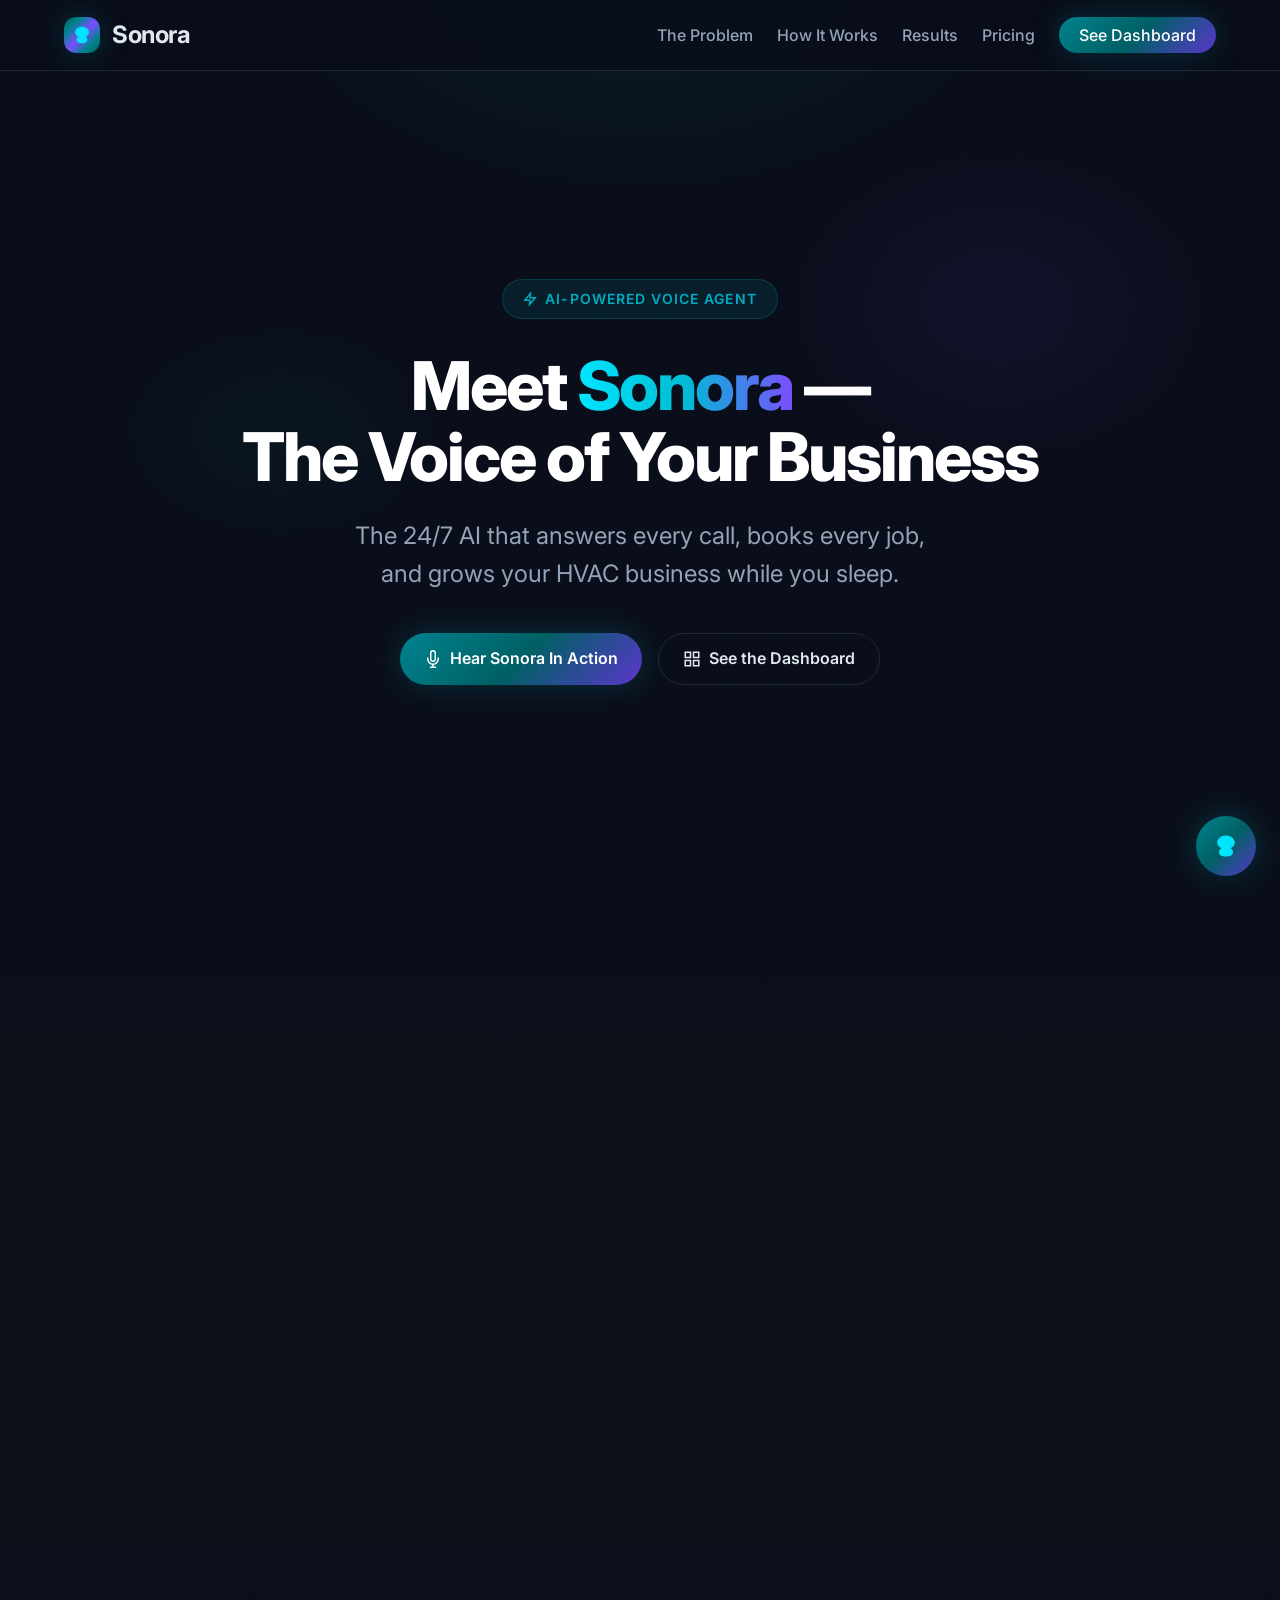
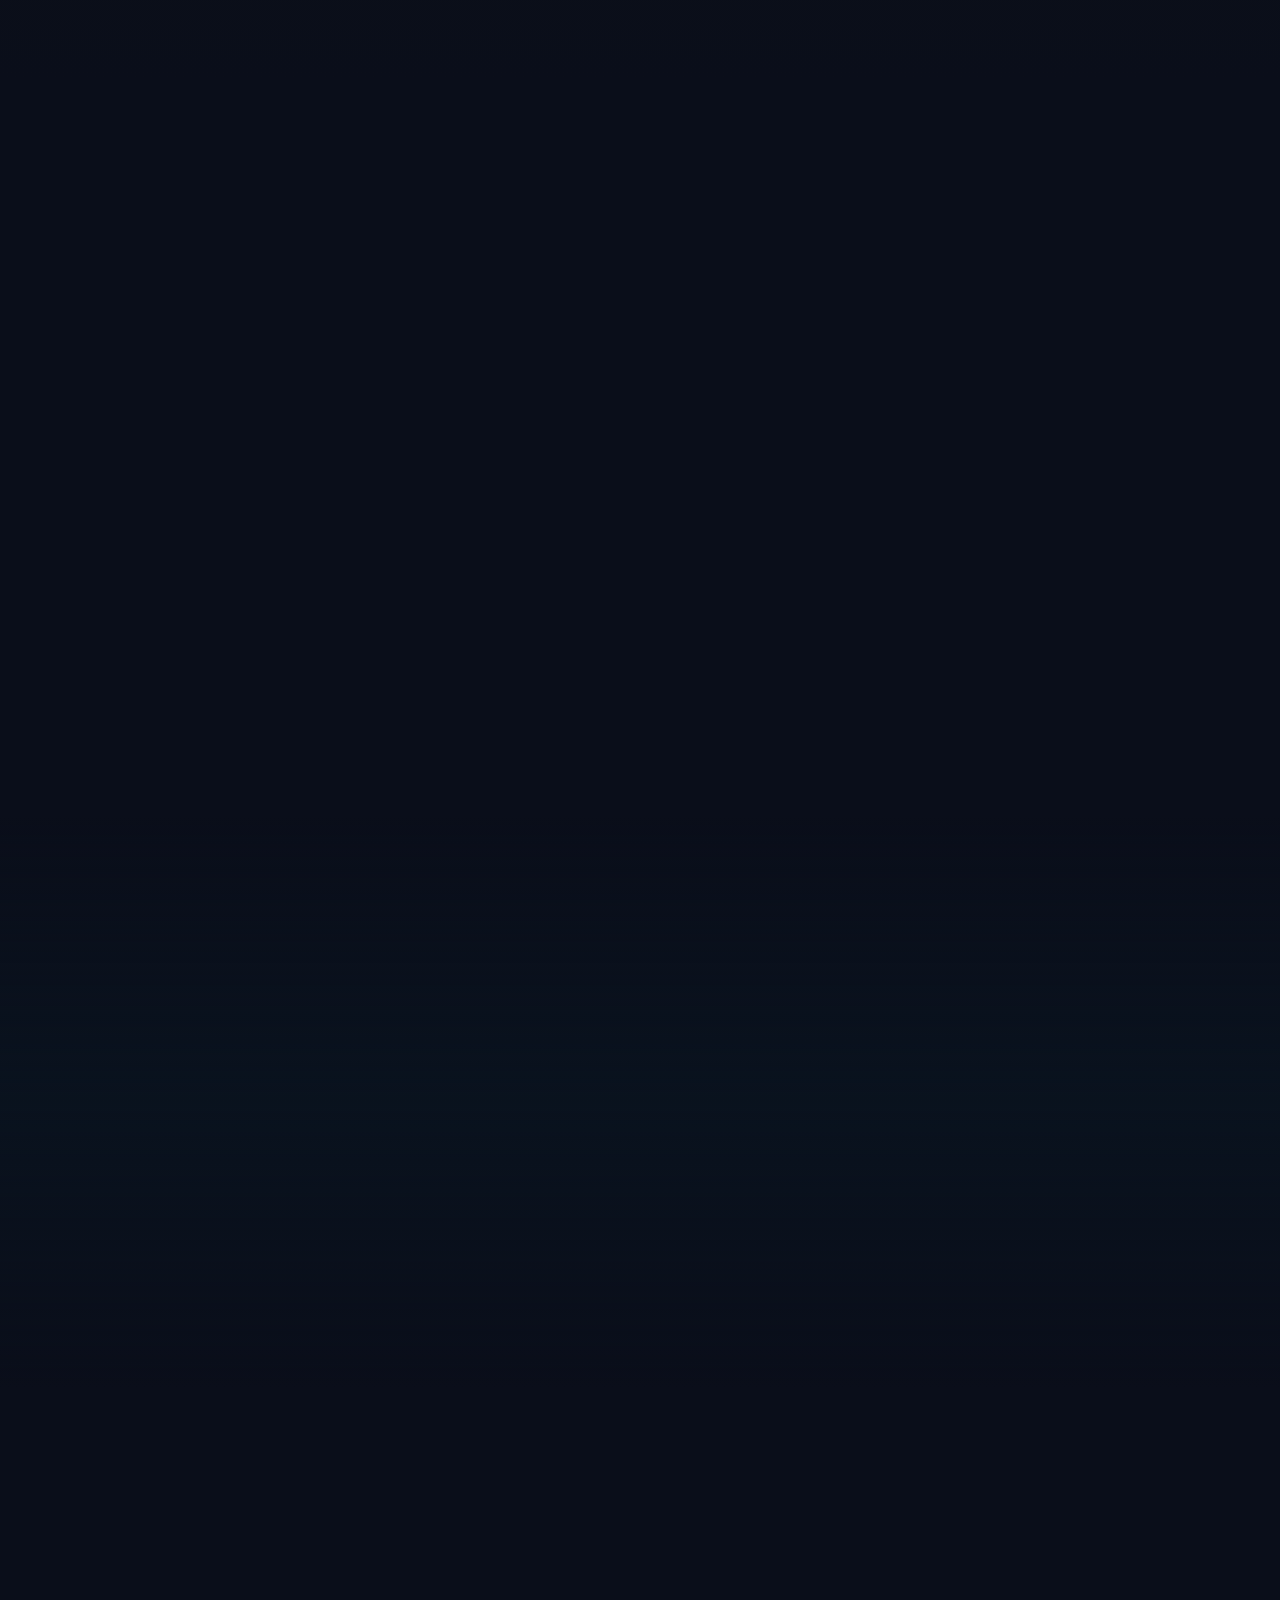
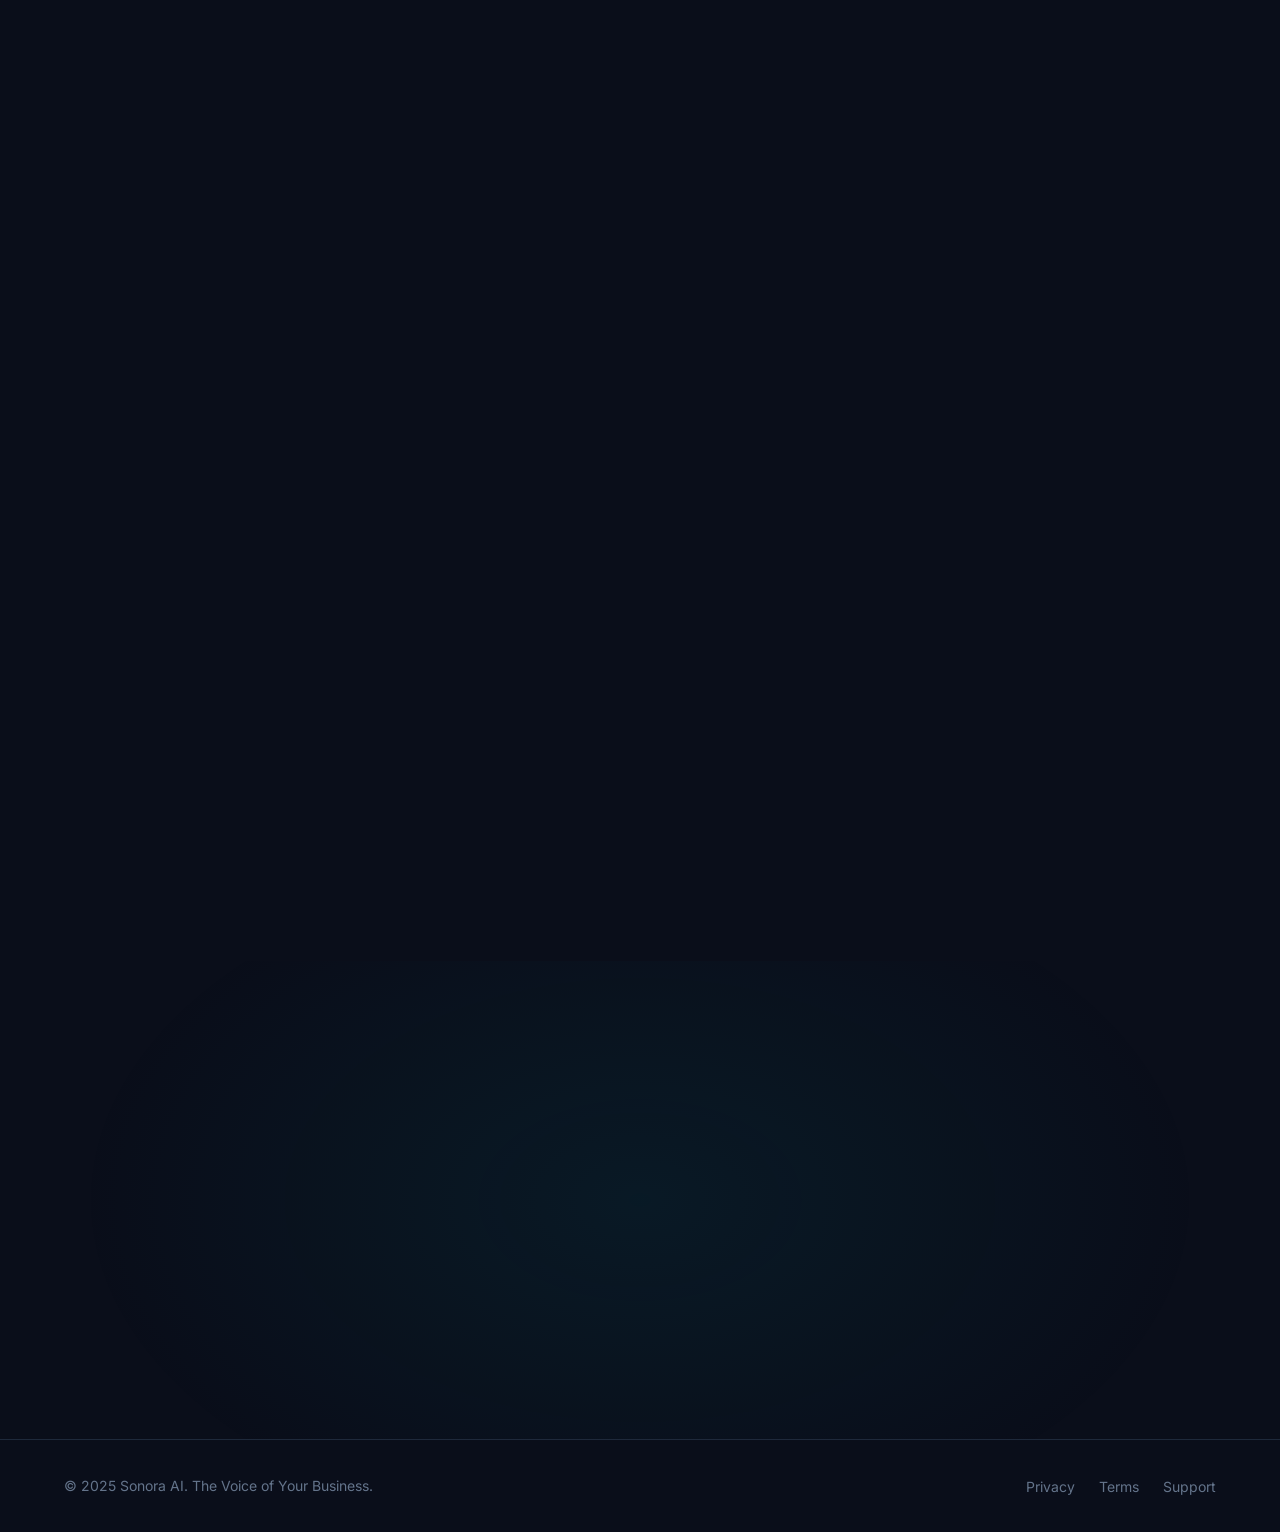
<file: frontend/index.html>
<!DOCTYPE html>
<html lang="en">
<head>
  <meta charset="UTF-8">
  <meta name="viewport" content="width=device-width, initial-scale=1.0">
  <title>Sonora — The AI Voice of Your HVAC Business</title>
  <meta name="description" content="Sonora is the 24/7 AI that answers every call, books every job, and grows your HVAC business while you sleep.">
  <link rel="preconnect" href="https://fonts.googleapis.com">
  <link rel="preconnect" href="https://fonts.gstatic.com" crossorigin>
  <link href="https://fonts.googleapis.com/css2?family=Inter:wght@300;400;500;600;700;800;900&display=swap" rel="stylesheet">
  <link rel="stylesheet" href="./base.css">
  <link rel="stylesheet" href="./style.css">
  <link rel="icon" href="data:image/svg+xml,<svg xmlns='http://www.w3.org/2000/svg' viewBox='0 0 32 32'><rect width='32' height='32' rx='8' fill='%2300838F'/><text x='16' y='22' text-anchor='middle' fill='white' font-family='Inter,sans-serif' font-weight='800' font-size='18'>S</text></svg>">
  <script src="config.js"></script>
</head>
<body>
  <!-- Grid background -->
  <div class="grid-bg" aria-hidden="true"></div>

  <!-- Navigation -->
  <nav class="nav" role="navigation" aria-label="Main navigation">
    <div class="container nav__inner">
      <a href="./index.html" class="nav__logo" aria-label="Sonora home">
        <div class="nav__logo-icon" aria-hidden="true">
          <svg width="22" height="22" viewBox="0 0 32 32" fill="none">
            <path d="M16 4C10 4 6 8 6 12c0 3 2 5.5 5 6.5C9 19.5 8 21 8 23c0 3 3 5 8 5s8-2 8-5c0-2-1-3.5-3-4.5 3-1 5-3.5 5-6.5 0-4-4-8-10-8z" fill="url(#sg)"/>
            <defs><linearGradient id="sg" x1="6" y1="4" x2="26" y2="28"><stop stop-color="#00E5FF"/><stop offset=".5" stop-color="#00838F"/><stop offset="1" stop-color="#7C4DFF"/></linearGradient></defs>
          </svg>
        </div>
        <span class="nav__logo-text">Sonora</span>
      </a>
      <button class="nav__hamburger" aria-label="Toggle menu" onclick="document.querySelector('.nav__links').classList.toggle('active')">
        <span></span><span></span><span></span>
      </button>
      <ul class="nav__links" role="list">
        <li><a href="#problem">The Problem</a></li>
        <li><a href="#how-it-works">How It Works</a></li>
        <li><a href="#results">Results</a></li>
        <li><a href="#pricing">Pricing</a></li>
        <li><a href="./dashboard.html" class="nav__cta">See Dashboard</a></li>
      </ul>
    </div>
  </nav>

  <main>
    <!-- ==================== HERO ==================== -->
    <section class="hero" id="hero">
      <div class="hero__content">
        <div class="hero__badge">
          <svg width="14" height="14" viewBox="0 0 24 24" fill="none" stroke="currentColor" stroke-width="2.5"><path d="M13 2L3 14h9l-1 8 10-12h-9l1-8z"/></svg>
          AI-Powered Voice Agent
        </div>
        <h1 class="hero__title">
          Meet <span class="iridescent">Sonora</span> —<br>
          The Voice of Your Business
        </h1>
        <p class="hero__subtitle">
          The 24/7 AI that answers every call, books every job, and grows your HVAC business while you sleep.
        </p>
        <div class="hero__actions">
          <button class="btn btn--primary" onclick="openChat()">
            <svg width="18" height="18" viewBox="0 0 24 24" fill="none" stroke="currentColor" stroke-width="2"><path d="M12 1a3 3 0 0 0-3 3v8a3 3 0 0 0 6 0V4a3 3 0 0 0-3-3z"/><path d="M19 10v2a7 7 0 0 1-14 0v-2"/><line x1="12" y1="19" x2="12" y2="23"/><line x1="8" y1="23" x2="16" y2="23"/></svg>
            Hear Sonora In Action
          </button>
          <a href="./dashboard.html" class="btn btn--secondary">
            <svg width="18" height="18" viewBox="0 0 24 24" fill="none" stroke="currentColor" stroke-width="2"><rect x="3" y="3" width="7" height="7"/><rect x="14" y="3" width="7" height="7"/><rect x="14" y="14" width="7" height="7"/><rect x="3" y="14" width="7" height="7"/></svg>
            See the Dashboard
          </a>
        </div>
      </div>
      <!-- Floating particle dots -->
      <div class="hero__particles" aria-hidden="true" id="heroParticles"></div>
    </section>

    <!-- ==================== PROBLEM ==================== -->
    <section class="section problem" id="problem">
      <div class="container">
        <div class="section__header fade-in">
          <p class="section__label">The Problem</p>
          <h2 class="section__title">Your Phone Is Costing You Money</h2>
        </div>
        <p class="problem__quote fade-in">
          "Every <em>missed call</em> is a missed job.<br>
          Every <em>slow follow-up</em> is a lost customer."
        </p>
        <div class="stats-grid">
          <div class="stat-card fade-in">
            <div class="stat-card__value stat-card__value--bad" data-count="35">35%</div>
            <div class="stat-card__label">of calls missed by average HVAC company</div>
          </div>
          <div class="stat-card fade-in">
            <div class="stat-card__value stat-card__value--bad">$4,500–$12,000</div>
            <div class="stat-card__label">lost revenue per missed install opportunity</div>
          </div>
          <div class="stat-card fade-in">
            <div class="stat-card__value stat-card__value--bad" data-count="20">20%</div>
            <div class="stat-card__label">conversion rate from manual follow-up</div>
          </div>
          <div class="stat-card fade-in">
            <div class="stat-card__value stat-card__value--good">3×</div>
            <div class="stat-card__label">higher conversion with Sonora's AI follow-up</div>
          </div>
        </div>
      </div>
    </section>

    <!-- ==================== HOW IT WORKS ==================== -->
    <section class="section" id="how-it-works">
      <div class="container">
        <div class="section__header fade-in">
          <p class="section__label">The Growth Engine</p>
          <h2 class="section__title">How Sonora Grows Your Business</h2>
          <p class="section__desc">Four AI-powered pillars working 24/7 so you don't have to.</p>
        </div>
        <div class="pillars-grid">
          <div class="pillar fade-in">
            <div class="pillar__icon">
              <svg width="28" height="28" viewBox="0 0 24 24" fill="none" stroke="#00BCD4" stroke-width="2"><path d="M12 1a3 3 0 0 0-3 3v8a3 3 0 0 0 6 0V4a3 3 0 0 0-3-3z"/><path d="M19 10v2a7 7 0 0 1-14 0v-2"/><line x1="12" y1="19" x2="12" y2="23"/><line x1="8" y1="23" x2="16" y2="23"/></svg>
            </div>
            <h3 class="pillar__title">Never Miss a Call</h3>
            <p class="pillar__desc">Sonora answers every call 24/7, qualifies leads in real-time, and books appointments before your competitors even wake up.</p>
          </div>
          <div class="pillar fade-in">
            <div class="pillar__icon">
              <svg width="28" height="28" viewBox="0 0 24 24" fill="none" stroke="#00BCD4" stroke-width="2"><path d="M13 2L3 14h9l-1 8 10-12h-9l1-8z"/></svg>
            </div>
            <h3 class="pillar__title">Instant Follow-Up</h3>
            <p class="pillar__desc">Missed a call? Sonora fires off a personalized SMS within 2 minutes. No lead goes cold. No customer feels ignored.</p>
          </div>
          <div class="pillar fade-in">
            <div class="pillar__icon">
              <svg width="28" height="28" viewBox="0 0 24 24" fill="none" stroke="#00BCD4" stroke-width="2"><rect x="3" y="4" width="18" height="18" rx="2"/><line x1="16" y1="2" x2="16" y2="6"/><line x1="8" y1="2" x2="8" y2="6"/><line x1="3" y1="10" x2="21" y2="10"/><path d="M8 14h.01M12 14h.01M16 14h.01M8 18h.01M12 18h.01"/></svg>
            </div>
            <h3 class="pillar__title">Smart Booking</h3>
            <p class="pillar__desc">Sonora books directly into your calendar, checks tech availability, and dispatches the right crew for the job. Zero double-books.</p>
          </div>
          <div class="pillar fade-in">
            <div class="pillar__icon">
              <svg width="28" height="28" viewBox="0 0 24 24" fill="none" stroke="#00BCD4" stroke-width="2"><polygon points="12 2 15.09 8.26 22 9.27 17 14.14 18.18 21.02 12 17.77 5.82 21.02 7 14.14 2 9.27 8.91 8.26 12 2"/></svg>
            </div>
            <h3 class="pillar__title">Review Engine</h3>
            <p class="pillar__desc">After every completed job, Sonora automatically requests Google reviews. Your 4.8★ rating becomes your best marketing tool.</p>
          </div>
        </div>
      </div>
    </section>

    <!-- ==================== RESULTS ==================== -->
    <section class="section" id="results" style="background: linear-gradient(180deg, var(--color-bg) 0%, rgba(0,131,143,0.04) 50%, var(--color-bg) 100%);">
      <div class="container">
        <div class="section__header fade-in">
          <p class="section__label">Proven Results</p>
          <h2 class="section__title">What HVAC Owners See in 90 Days</h2>
        </div>
        <div class="results-grid">
          <div class="result-card fade-in">
            <div class="result-card__value">90%</div>
            <div class="result-card__label">of missed calls recovered</div>
          </div>
          <div class="result-card fade-in">
            <div class="result-card__value">3×</div>
            <div class="result-card__label">more booked jobs from existing leads</div>
          </div>
          <div class="result-card fade-in">
            <div class="result-card__value">40%</div>
            <div class="result-card__label">less time on phones for your CSRs</div>
          </div>
          <div class="result-card fade-in">
            <div class="result-card__value">4.8★</div>
            <div class="result-card__label">average Google rating</div>
          </div>
        </div>
      </div>
    </section>

    <!-- ==================== PRICING ==================== -->
    <section class="section" id="pricing">
      <div class="container">
        <div class="section__header fade-in">
          <p class="section__label">Pricing</p>
          <h2 class="section__title">Choose Your Growth Plan</h2>
          <p class="section__desc">Every plan includes Sonora's AI voice agent, setup, and ongoing optimization.</p>
        </div>
        <div class="pricing-grid">
          <!-- Core -->
          <div class="price-card fade-in">
            <p class="price-card__name">Core Engine</p>
            <p class="price-card__price">$1,500<span>/mo</span></p>
            <p class="price-card__desc">AI receptionist + booking + follow-up. Everything you need to stop missing calls.</p>
            <ul class="price-card__features" role="list">
              <li>24/7 AI call answering</li>
              <li>Lead qualification & intake</li>
              <li>Smart calendar booking</li>
              <li>Missed call SMS (2-min response)</li>
              <li>24-hour lead nurture sequences</li>
              <li>Basic reporting dashboard</li>
            </ul>
            <a href="#cta" class="btn btn--secondary price-card__cta">Get Started</a>
          </div>
          <!-- Growth (Featured) -->
          <div class="price-card price-card--featured fade-in">
            <span class="price-card__badge">Most Popular</span>
            <p class="price-card__name">Growth Engine</p>
            <p class="price-card__price">$2,500<span>/mo</span></p>
            <p class="price-card__desc">Everything in Core + smart dispatch + automated review collection.</p>
            <ul class="price-card__features" role="list">
              <li>Everything in Core Engine</li>
              <li>Intelligent tech dispatch</li>
              <li>Automated Google review requests</li>
              <li>Urgency scoring & priority routing</li>
              <li>Multi-channel follow-up (SMS + email)</li>
              <li>Weekly performance reports</li>
              <li>Dedicated success manager</li>
            </ul>
            <a href="#cta" class="btn btn--primary price-card__cta">Get Started</a>
          </div>
          <!-- Full Modernization -->
          <div class="price-card fade-in">
            <p class="price-card__name">Full Modernization</p>
            <p class="price-card__price">$3,500<span>/mo</span></p>
            <p class="price-card__desc">The complete AI transformation. Reactivation campaigns, owner dashboard, custom integrations.</p>
            <ul class="price-card__features" role="list">
              <li>Everything in Growth Engine</li>
              <li>Customer reactivation campaigns</li>
              <li>Owner command center dashboard</li>
              <li>Custom CRM integrations</li>
              <li>ServiceTitan / Housecall Pro sync</li>
              <li>Advanced analytics & forecasting</li>
              <li>Priority support & custom AI training</li>
            </ul>
            <a href="#cta" class="btn btn--secondary price-card__cta">Get Started</a>
          </div>
        </div>
        <p class="pricing__setup fade-in">One-time setup fee: $5,000 – $7,500 depending on integrations required.</p>
      </div>
    </section>

    <!-- ==================== FINAL CTA ==================== -->
    <section class="cta-section" id="cta">
      <div class="container">
        <h2 class="cta-section__title fade-in">Ready to Stop Losing Jobs<br>to Voicemail?</h2>
        <p class="cta-section__desc fade-in">Join the HVAC companies that have already transformed their business with Sonora's AI growth engine.</p>
        <a href="#" class="btn btn--primary fade-in" style="position:relative;" onclick="event.preventDefault();">
          <svg width="18" height="18" viewBox="0 0 24 24" fill="none" stroke="currentColor" stroke-width="2"><rect x="3" y="4" width="18" height="18" rx="2"/><line x1="16" y1="2" x2="16" y2="6"/><line x1="8" y1="2" x2="8" y2="6"/><line x1="3" y1="10" x2="21" y2="10"/></svg>
          Book a Demo
        </a>
      </div>
    </section>
  </main>

  <!-- Footer -->
  <footer class="footer">
    <div class="container footer__inner">
      <p class="footer__copy">© 2025 Sonora AI. The Voice of Your Business.</p>
      <ul class="footer__links" role="list">
        <li><a href="#" target="_blank" rel="noopener noreferrer">Privacy</a></li>
        <li><a href="#" target="_blank" rel="noopener noreferrer">Terms</a></li>
        <li><a href="#" target="_blank" rel="noopener noreferrer">Support</a></li>
      </ul>
    </div>
  </footer>

  <script src="./app.js" defer></script>
  <script src="./sonora-widget.js" defer></script>
</body>
</html>
</file>
<file: frontend/base.css>
/* base.css — Sonora HVAC */
*,
*::before,
*::after {
  box-sizing: border-box;
  margin: 0;
  padding: 0;
}

html {
  -moz-text-size-adjust: none;
  -webkit-text-size-adjust: none;
  text-size-adjust: none;
  -webkit-font-smoothing: antialiased;
  -moz-osx-font-smoothing: grayscale;
  text-rendering: optimizeLegibility;
  scroll-behavior: smooth;
  hanging-punctuation: first last;
  scroll-padding-top: var(--space-16);
}

body {
  min-height: 100dvh;
  line-height: 1.6;
  font-family: var(--font-body, sans-serif);
  font-size: var(--text-base);
  color: var(--color-text);
  background-color: var(--color-bg);
}

img,
picture,
video,
canvas,
svg {
  display: block;
  max-width: 100%;
  height: auto;
}
ul[role='list'],
ol[role='list'] {
  list-style: none;
}
input,
button,
textarea,
select {
  font: inherit;
  color: inherit;
}

h1,
h2,
h3,
h4,
h5,
h6 {
  text-wrap: balance;
  line-height: 1.15;
}
p,
li,
figcaption {
  text-wrap: pretty;
  max-width: 72ch;
}

::selection {
  background: rgba(0, 131, 143, 0.3);
  color: var(--color-text);
}

:focus-visible {
  outline: 2px solid var(--color-primary);
  outline-offset: 3px;
  border-radius: var(--radius-sm);
}

@media (prefers-reduced-motion: reduce) {
  *,
  *::before,
  *::after {
    animation-duration: 0.01ms !important;
    animation-iteration-count: 1 !important;
    transition-duration: 0.01ms !important;
    scroll-behavior: auto !important;
  }
}

button {
  cursor: pointer;
  background: none;
  border: none;
}
table {
  border-collapse: collapse;
  width: 100%;
}

a,
button,
[role='button'],
[role='link'],
input,
textarea,
select {
  transition:
    color var(--transition-interactive),
    background var(--transition-interactive),
    border-color var(--transition-interactive),
    box-shadow var(--transition-interactive);
}

.sr-only {
  position: absolute;
  width: 1px;
  height: 1px;
  padding: 0;
  margin: -1px;
  overflow: hidden;
  clip: rect(0, 0, 0, 0);
  white-space: nowrap;
  border-width: 0;
}
</file>
<file: frontend/style.css>
/* ============================================================
   SONORA DESIGN TOKENS
   ============================================================ */
:root {
  /* Type Scale */
  --text-xs: clamp(0.75rem, 0.7rem + 0.25vw, 0.875rem);
  --text-sm: clamp(0.875rem, 0.8rem + 0.35vw, 1rem);
  --text-base: clamp(1rem, 0.95rem + 0.25vw, 1.125rem);
  --text-lg: clamp(1.125rem, 1rem + 0.75vw, 1.5rem);
  --text-xl: clamp(1.5rem, 1.2rem + 1.25vw, 2.25rem);
  --text-2xl: clamp(2rem, 1.2rem + 2.5vw, 3.5rem);
  --text-3xl: clamp(2.5rem, 1rem + 4vw, 5rem);

  /* Spacing */
  --space-1: 0.25rem;
  --space-2: 0.5rem;
  --space-3: 0.75rem;
  --space-4: 1rem;
  --space-5: 1.25rem;
  --space-6: 1.5rem;
  --space-8: 2rem;
  --space-10: 2.5rem;
  --space-12: 3rem;
  --space-16: 4rem;
  --space-20: 5rem;
  --space-24: 6rem;
  --space-32: 8rem;

  /* Sonora Brand Colors */
  --color-bg: #0A0E1A;
  --color-surface: #0D1117;
  --color-surface-2: #111827;
  --color-surface-offset: #131B2E;
  --color-border: #1E293B;
  --color-border-glow: rgba(0, 131, 143, 0.3);
  --color-divider: #1a2236;

  --color-text: #E2E8F0;
  --color-text-muted: #94A3B8;
  --color-text-faint: #64748B;
  --color-text-inverse: #0A0E1A;

  /* Primary (Teal) */
  --color-primary: #00838F;
  --color-primary-deep: #006064;
  --color-primary-hover: #00ACC1;
  --color-primary-active: #006064;
  --color-primary-highlight: rgba(0, 131, 143, 0.15);
  --color-primary-glow: rgba(0, 131, 143, 0.4);

  /* Iridescent Gradient */
  --gradient-iridescent: linear-gradient(135deg, #006064, #00838F, #7C4DFF, #00838F, #006064);
  --gradient-iridescent-text: linear-gradient(90deg, #00E5FF, #00BCD4, #7C4DFF, #E040FB, #00BCD4);
  --gradient-cta: linear-gradient(135deg, #00838F 0%, #006064 50%, #5C35CC 100%);
  --gradient-card-border: linear-gradient(135deg, rgba(0,131,143,0.4), rgba(124,77,255,0.3), rgba(0,131,143,0.2));

  /* Status */
  --color-success: #10B981;
  --color-warning: #F59E0B;
  --color-error: #EF4444;
  --color-emergency: #FF1744;

  /* Radius */
  --radius-sm: 0.375rem;
  --radius-md: 0.5rem;
  --radius-lg: 0.75rem;
  --radius-xl: 1rem;
  --radius-2xl: 1.25rem;
  --radius-full: 9999px;

  /* Transitions */
  --transition-interactive: 180ms cubic-bezier(0.16, 1, 0.3, 1);
  --ease-out: cubic-bezier(0.16, 1, 0.3, 1);
  --ease-in: cubic-bezier(0.4, 0, 1, 1);

  /* Shadows */
  --shadow-sm: 0 1px 2px rgba(0,0,0,0.3);
  --shadow-md: 0 4px 12px rgba(0,0,0,0.4);
  --shadow-lg: 0 12px 32px rgba(0,0,0,0.5);
  --shadow-glow: 0 0 30px rgba(0,131,143,0.3);
  --shadow-glow-lg: 0 0 60px rgba(0,131,143,0.4);
  --shadow-glow-purple: 0 0 40px rgba(124,77,255,0.2);

  /* Content widths */
  --content-narrow: 640px;
  --content-default: 960px;
  --content-wide: 1200px;

  /* Fonts */
  --font-body: 'Inter', system-ui, sans-serif;
  --font-display: 'Inter', system-ui, sans-serif;
}

/* ============================================================
   LAYOUT UTILITIES
   ============================================================ */
.container {
  width: 100%;
  max-width: var(--content-wide);
  margin: 0 auto;
  padding-inline: var(--space-6);
}
.container--narrow {
  max-width: var(--content-default);
}

/* ============================================================
   NAVIGATION
   ============================================================ */
.nav {
  position: fixed;
  top: 0;
  left: 0;
  right: 0;
  z-index: 100;
  background: rgba(10, 14, 26, 0.85);
  backdrop-filter: blur(20px);
  -webkit-backdrop-filter: blur(20px);
  border-bottom: 1px solid var(--color-border);
  padding: var(--space-4) 0;
}
.nav__inner {
  display: flex;
  align-items: center;
  justify-content: space-between;
}
.nav__logo {
  display: flex;
  align-items: center;
  gap: var(--space-3);
  text-decoration: none;
  color: var(--color-text);
}
.nav__logo-icon {
  width: 36px;
  height: 36px;
  border-radius: var(--radius-lg);
  background: var(--gradient-iridescent);
  display: flex;
  align-items: center;
  justify-content: center;
  box-shadow: var(--shadow-glow);
  font-weight: 700;
  font-size: var(--text-sm);
  color: #fff;
}
.nav__logo-text {
  font-weight: 700;
  font-size: var(--text-lg);
  letter-spacing: -0.02em;
}
.nav__links {
  display: flex;
  align-items: center;
  gap: var(--space-6);
  list-style: none;
}
.nav__links a {
  color: var(--color-text-muted);
  text-decoration: none;
  font-size: var(--text-sm);
  font-weight: 500;
  transition: color var(--transition-interactive);
}
.nav__links a:hover {
  color: var(--color-primary-hover);
}
.nav__cta {
  background: var(--gradient-cta);
  color: #fff !important;
  padding: var(--space-2) var(--space-5);
  border-radius: var(--radius-full);
  font-weight: 600;
  font-size: var(--text-sm);
  text-decoration: none;
  transition: box-shadow var(--transition-interactive), transform var(--transition-interactive);
  box-shadow: var(--shadow-glow);
}
.nav__cta:hover {
  box-shadow: var(--shadow-glow-lg);
  transform: translateY(-1px);
}

/* Mobile nav */
.nav__hamburger {
  display: none;
  flex-direction: column;
  gap: 5px;
  padding: var(--space-2);
}
.nav__hamburger span {
  width: 22px;
  height: 2px;
  background: var(--color-text);
  border-radius: 2px;
  transition: all 0.3s;
}
@media (max-width: 768px) {
  .nav__links {
    display: none;
    position: absolute;
    top: 100%;
    left: 0;
    right: 0;
    flex-direction: column;
    background: rgba(10, 14, 26, 0.98);
    padding: var(--space-6);
    gap: var(--space-4);
    border-bottom: 1px solid var(--color-border);
  }
  .nav__links.active {
    display: flex;
  }
  .nav__hamburger {
    display: flex;
  }
}

/* ============================================================
   HERO SECTION
   ============================================================ */
.hero {
  min-height: 100vh;
  display: flex;
  align-items: center;
  justify-content: center;
  text-align: center;
  padding: var(--space-32) var(--space-6) var(--space-16);
  position: relative;
  overflow: hidden;
}
.hero::before {
  content: '';
  position: absolute;
  top: -50%;
  left: -20%;
  width: 140%;
  height: 140%;
  background:
    radial-gradient(ellipse 600px 400px at 50% 30%, rgba(0, 131, 143, 0.15) 0%, transparent 70%),
    radial-gradient(ellipse 400px 300px at 70% 60%, rgba(124, 77, 255, 0.08) 0%, transparent 60%),
    radial-gradient(ellipse 300px 200px at 30% 70%, rgba(0, 96, 100, 0.1) 0%, transparent 60%);
  animation: heroGlow 8s ease-in-out infinite alternate;
  pointer-events: none;
}
@keyframes heroGlow {
  0% { opacity: 0.7; transform: scale(1) rotate(0deg); }
  100% { opacity: 1; transform: scale(1.05) rotate(2deg); }
}
.hero__content {
  position: relative;
  z-index: 2;
  max-width: 800px;
}
.hero__badge {
  display: inline-flex;
  align-items: center;
  gap: var(--space-2);
  background: var(--color-primary-highlight);
  border: 1px solid var(--color-border-glow);
  border-radius: var(--radius-full);
  padding: var(--space-2) var(--space-5);
  font-size: var(--text-xs);
  color: var(--color-primary-hover);
  font-weight: 600;
  text-transform: uppercase;
  letter-spacing: 0.08em;
  margin-bottom: var(--space-8);
}
.hero__title {
  font-size: var(--text-3xl);
  font-weight: 800;
  letter-spacing: -0.03em;
  line-height: 1.05;
  margin-bottom: var(--space-6);
  color: #fff;
}
.hero__title .iridescent {
  background: var(--gradient-iridescent-text);
  background-size: 200% auto;
  -webkit-background-clip: text;
  -webkit-text-fill-color: transparent;
  background-clip: text;
  animation: shimmer 4s linear infinite;
}
@keyframes shimmer {
  0% { background-position: 0% center; }
  100% { background-position: 200% center; }
}
.hero__subtitle {
  font-size: var(--text-lg);
  color: var(--color-text-muted);
  line-height: 1.6;
  margin-bottom: var(--space-10);
  max-width: 600px;
  margin-inline: auto;
}
.hero__actions {
  display: flex;
  gap: var(--space-4);
  justify-content: center;
  flex-wrap: wrap;
}

/* ============================================================
   BUTTONS
   ============================================================ */
.btn {
  display: inline-flex;
  align-items: center;
  gap: var(--space-2);
  padding: var(--space-3) var(--space-6);
  border-radius: var(--radius-full);
  font-weight: 600;
  font-size: var(--text-sm);
  text-decoration: none;
  cursor: pointer;
  transition:
    background var(--transition-interactive),
    box-shadow var(--transition-interactive),
    transform var(--transition-interactive);
  border: none;
}
.btn--primary {
  background: var(--gradient-cta);
  color: #fff;
  box-shadow: var(--shadow-glow);
}
.btn--primary:hover {
  box-shadow: var(--shadow-glow-lg);
  transform: translateY(-2px);
}
.btn--primary:active {
  transform: translateY(0);
}
.btn--secondary {
  background: transparent;
  color: var(--color-text);
  border: 1px solid var(--color-border);
}
.btn--secondary:hover {
  border-color: var(--color-primary);
  background: var(--color-primary-highlight);
  color: var(--color-primary-hover);
}
.btn--ghost {
  background: transparent;
  color: var(--color-primary-hover);
  padding: var(--space-2) var(--space-4);
}
.btn--ghost:hover {
  background: var(--color-primary-highlight);
}

/* ============================================================
   SECTION STYLES
   ============================================================ */
.section {
  padding: clamp(var(--space-16), 8vw, var(--space-32)) 0;
  position: relative;
}
.section__header {
  text-align: center;
  margin-bottom: var(--space-16);
}
.section__label {
  font-size: var(--text-xs);
  font-weight: 700;
  text-transform: uppercase;
  letter-spacing: 0.1em;
  color: var(--color-primary);
  margin-bottom: var(--space-4);
}
.section__title {
  font-size: var(--text-2xl);
  font-weight: 800;
  letter-spacing: -0.02em;
  color: #fff;
  margin-bottom: var(--space-4);
}
.section__desc {
  font-size: var(--text-base);
  color: var(--color-text-muted);
  max-width: 600px;
  margin-inline: auto;
}

/* ============================================================
   CARDS
   ============================================================ */
.card {
  background: var(--color-surface);
  border: 1px solid var(--color-border);
  border-radius: var(--radius-xl);
  padding: var(--space-8);
  position: relative;
  overflow: hidden;
}
.card--glow {
  box-shadow: var(--shadow-glow);
}
.card--glow::before {
  content: '';
  position: absolute;
  top: 0;
  left: 0;
  right: 0;
  height: 2px;
  background: var(--gradient-iridescent);
}

/* ============================================================
   PROBLEM SECTION
   ============================================================ */
.problem {
  background: linear-gradient(180deg, var(--color-bg) 0%, var(--color-surface) 50%, var(--color-bg) 100%);
}
.problem__quote {
  font-size: var(--text-xl);
  font-weight: 700;
  color: #fff;
  text-align: center;
  line-height: 1.3;
  max-width: 700px;
  margin: 0 auto var(--space-12);
  font-style: italic;
}
.problem__quote em {
  color: var(--color-error);
  font-style: normal;
}
.stats-grid {
  display: grid;
  grid-template-columns: repeat(auto-fit, minmax(240px, 1fr));
  gap: var(--space-6);
}
.stat-card {
  background: var(--color-surface-2);
  border: 1px solid var(--color-border);
  border-radius: var(--radius-xl);
  padding: var(--space-6);
  text-align: center;
}
.stat-card__value {
  font-size: var(--text-2xl);
  font-weight: 800;
  color: #fff;
  font-variant-numeric: tabular-nums;
}
.stat-card__value--bad {
  color: var(--color-error);
}
.stat-card__value--good {
  color: var(--color-success);
}
.stat-card__label {
  font-size: var(--text-sm);
  color: var(--color-text-muted);
  margin-top: var(--space-2);
}

/* ============================================================
   PILLARS / HOW IT WORKS
   ============================================================ */
.pillars-grid {
  display: grid;
  grid-template-columns: repeat(auto-fit, minmax(260px, 1fr));
  gap: var(--space-6);
}
.pillar {
  background: var(--color-surface);
  border: 1px solid var(--color-border);
  border-radius: var(--radius-xl);
  padding: var(--space-8);
  text-align: center;
  transition: border-color var(--transition-interactive), box-shadow var(--transition-interactive), transform var(--transition-interactive);
}
.pillar:hover {
  border-color: rgba(0,131,143,0.4);
  box-shadow: var(--shadow-glow);
  transform: translateY(-4px);
}
.pillar__icon {
  width: 64px;
  height: 64px;
  border-radius: var(--radius-lg);
  background: var(--color-primary-highlight);
  display: flex;
  align-items: center;
  justify-content: center;
  font-size: 28px;
  margin: 0 auto var(--space-5);
  border: 1px solid var(--color-border-glow);
}
.pillar__title {
  font-size: var(--text-lg);
  font-weight: 700;
  color: #fff;
  margin-bottom: var(--space-3);
}
.pillar__desc {
  font-size: var(--text-sm);
  color: var(--color-text-muted);
  line-height: 1.7;
}

/* ============================================================
   RESULTS SECTION
   ============================================================ */
.results-grid {
  display: grid;
  grid-template-columns: repeat(auto-fit, minmax(220px, 1fr));
  gap: var(--space-6);
}
.result-card {
  background: var(--color-surface);
  border: 1px solid var(--color-border);
  border-radius: var(--radius-xl);
  padding: var(--space-8);
  text-align: center;
  position: relative;
  overflow: hidden;
}
.result-card::before {
  content: '';
  position: absolute;
  top: 0;
  left: 0;
  right: 0;
  height: 3px;
  background: var(--gradient-iridescent);
}
.result-card__value {
  font-size: var(--text-2xl);
  font-weight: 800;
  background: var(--gradient-iridescent-text);
  -webkit-background-clip: text;
  -webkit-text-fill-color: transparent;
  background-clip: text;
  font-variant-numeric: tabular-nums;
}
.result-card__label {
  font-size: var(--text-sm);
  color: var(--color-text-muted);
  margin-top: var(--space-2);
}

/* ============================================================
   PRICING
   ============================================================ */
.pricing-grid {
  display: grid;
  grid-template-columns: repeat(auto-fit, minmax(280px, 1fr));
  gap: var(--space-6);
  align-items: start;
}
.price-card {
  background: var(--color-surface);
  border: 1px solid var(--color-border);
  border-radius: var(--radius-2xl);
  padding: var(--space-8);
  position: relative;
  transition: transform var(--transition-interactive), box-shadow var(--transition-interactive);
}
.price-card:hover {
  transform: translateY(-4px);
  box-shadow: var(--shadow-glow);
}
.price-card--featured {
  border-color: rgba(0,131,143,0.5);
  box-shadow: var(--shadow-glow);
  background: linear-gradient(180deg, rgba(0,131,143,0.08) 0%, var(--color-surface) 40%);
}
.price-card--featured::before {
  content: '';
  position: absolute;
  top: 0;
  left: 0;
  right: 0;
  height: 3px;
  background: var(--gradient-iridescent);
  border-radius: var(--radius-2xl) var(--radius-2xl) 0 0;
}
.price-card__badge {
  display: inline-block;
  background: var(--gradient-cta);
  color: #fff;
  font-size: var(--text-xs);
  font-weight: 700;
  padding: var(--space-1) var(--space-3);
  border-radius: var(--radius-full);
  margin-bottom: var(--space-4);
  text-transform: uppercase;
  letter-spacing: 0.06em;
}
.price-card__name {
  font-size: var(--text-lg);
  font-weight: 700;
  color: #fff;
  margin-bottom: var(--space-2);
}
.price-card__price {
  font-size: var(--text-2xl);
  font-weight: 800;
  color: #fff;
  font-variant-numeric: tabular-nums;
}
.price-card__price span {
  font-size: var(--text-sm);
  font-weight: 500;
  color: var(--color-text-muted);
}
.price-card__desc {
  font-size: var(--text-sm);
  color: var(--color-text-muted);
  margin-top: var(--space-2);
  margin-bottom: var(--space-6);
  line-height: 1.6;
}
.price-card__features {
  list-style: none;
  display: flex;
  flex-direction: column;
  gap: var(--space-3);
  margin-bottom: var(--space-8);
}
.price-card__features li {
  display: flex;
  align-items: flex-start;
  gap: var(--space-2);
  font-size: var(--text-sm);
  color: var(--color-text-muted);
  line-height: 1.5;
}
.price-card__features li::before {
  content: '✓';
  color: var(--color-primary-hover);
  font-weight: 700;
  flex-shrink: 0;
  margin-top: 1px;
}
.price-card__cta {
  width: 100%;
  text-align: center;
  justify-content: center;
}
.pricing__setup {
  text-align: center;
  margin-top: var(--space-8);
  font-size: var(--text-sm);
  color: var(--color-text-faint);
}

/* ============================================================
   CTA SECTION
   ============================================================ */
.cta-section {
  text-align: center;
  padding: clamp(var(--space-16), 8vw, var(--space-32)) 0;
  position: relative;
}
.cta-section::before {
  content: '';
  position: absolute;
  inset: 0;
  background: radial-gradient(ellipse 800px 500px at 50% 50%, rgba(0, 131, 143, 0.1), transparent 70%);
  pointer-events: none;
}
.cta-section__title {
  font-size: var(--text-2xl);
  font-weight: 800;
  color: #fff;
  margin-bottom: var(--space-4);
  position: relative;
}
.cta-section__desc {
  font-size: var(--text-base);
  color: var(--color-text-muted);
  margin-bottom: var(--space-8);
  max-width: 500px;
  margin-inline: auto;
  position: relative;
}

/* ============================================================
   FOOTER
   ============================================================ */
.footer {
  border-top: 1px solid var(--color-border);
  padding: var(--space-8) 0;
  text-align: center;
}
.footer__inner {
  display: flex;
  align-items: center;
  justify-content: space-between;
  flex-wrap: wrap;
  gap: var(--space-4);
}
.footer__copy {
  font-size: var(--text-xs);
  color: var(--color-text-faint);
}
.footer__links {
  display: flex;
  gap: var(--space-6);
  list-style: none;
}
.footer__links a {
  font-size: var(--text-xs);
  color: var(--color-text-faint);
  text-decoration: none;
}
.footer__links a:hover {
  color: var(--color-primary-hover);
}

/* ============================================================
   SCROLL REVEAL
   ============================================================ */
.fade-in {
  opacity: 1;
}
@supports (animation-timeline: scroll()) {
  .fade-in {
    opacity: 0;
    animation: reveal-fade linear both;
    animation-timeline: view();
    animation-range: entry 0% entry 100%;
  }
}
@keyframes reveal-fade {
  to { opacity: 1; }
}

/* ============================================================
   GRID BACKGROUND PATTERN
   ============================================================ */
.grid-bg {
  position: fixed;
  top: 0;
  left: 0;
  width: 100%;
  height: 100%;
  pointer-events: none;
  z-index: 0;
  opacity: 0.03;
  background-image:
    linear-gradient(rgba(0,131,143,0.5) 1px, transparent 1px),
    linear-gradient(90deg, rgba(0,131,143,0.5) 1px, transparent 1px);
  background-size: 60px 60px;
}

/* ============================================================
   RESPONSIVE
   ============================================================ */
@media (max-width: 768px) {
  .hero__actions {
    flex-direction: column;
    align-items: center;
  }
  .hero__title {
    font-size: clamp(2rem, 5vw, 3rem);
  }
  .stats-grid,
  .pillars-grid,
  .results-grid {
    grid-template-columns: 1fr;
  }
  .pricing-grid {
    grid-template-columns: 1fr;
    max-width: 400px;
    margin-inline: auto;
  }
  .footer__inner {
    flex-direction: column;
    text-align: center;
  }
}
</file>
